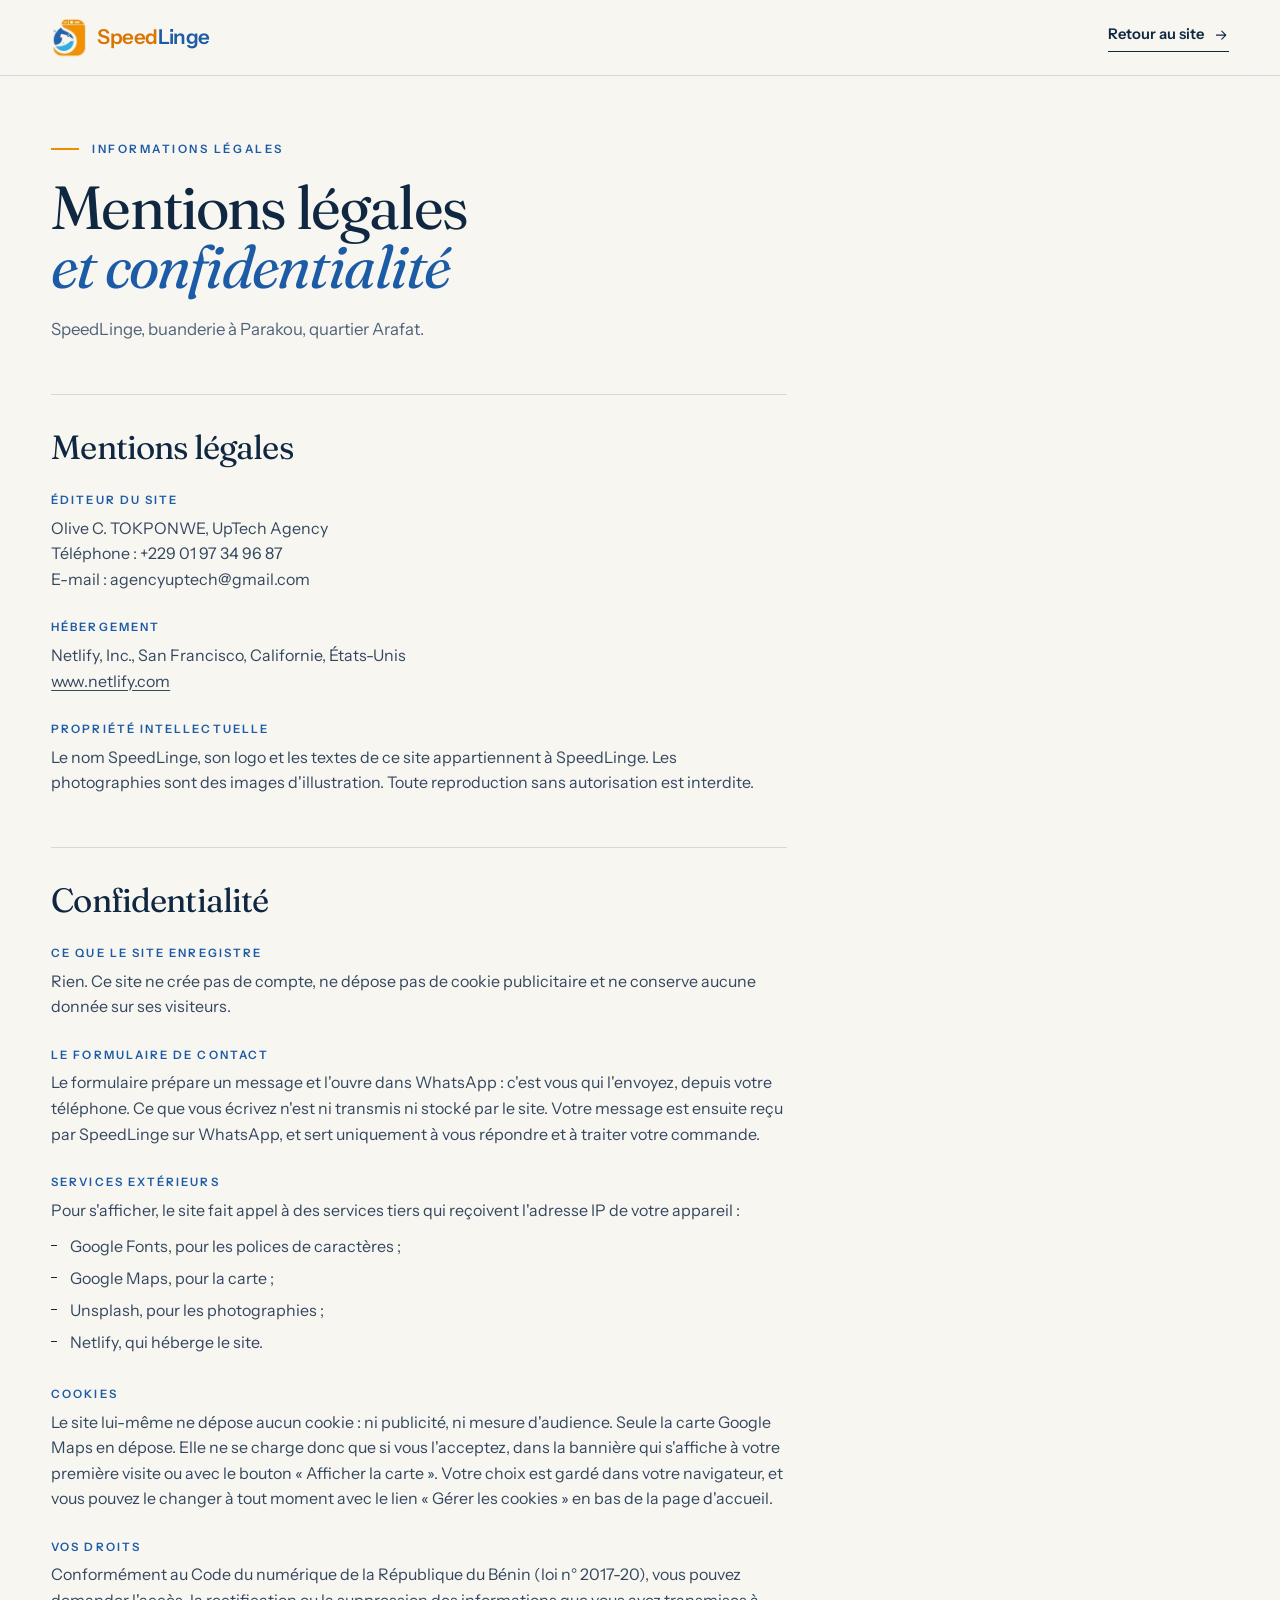
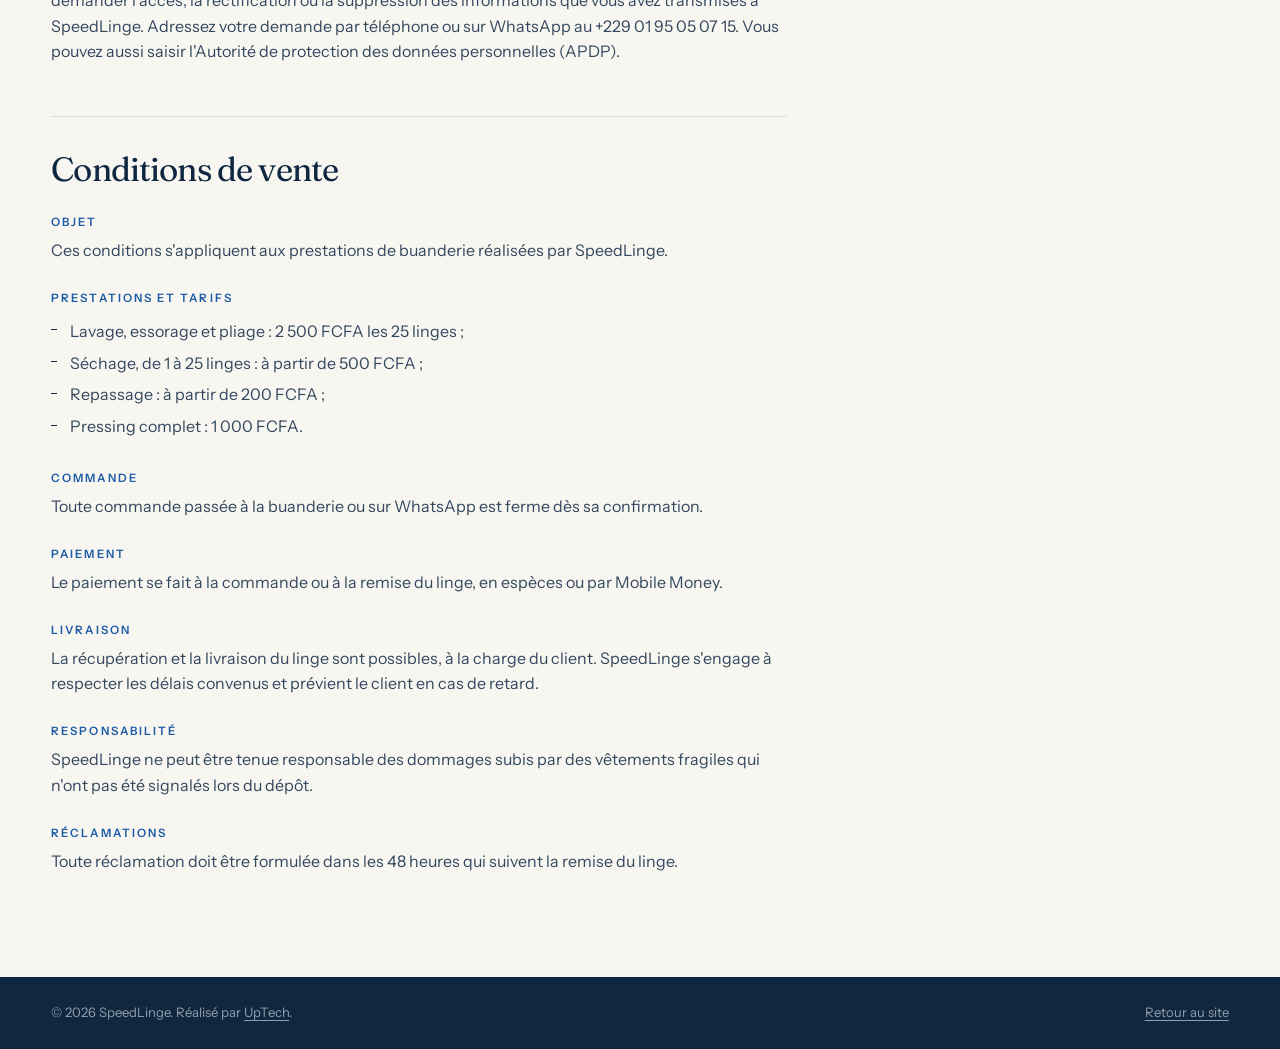
<file: mentions-legales.html>
<!DOCTYPE html>
<html lang="fr">
<head>
    <meta charset="UTF-8">
    <meta name="viewport" content="width=device-width, initial-scale=1.0">
    <title>Mentions légales et confidentialité — SpeedLinge</title>
    <meta name="description" content="Mentions légales, politique de confidentialité et conditions de vente de SpeedLinge, buanderie à Parakou.">
    <meta name="theme-color" content="#F8F6F1">
    <link rel="canonical" href="https://speedlinge.netlify.app/mentions-legales.html">
    <link rel="icon" href="img/logo.jpg">

    <link rel="preconnect" href="https://fonts.googleapis.com">
    <link rel="preconnect" href="https://fonts.gstatic.com" crossorigin>
    <link href="https://fonts.googleapis.com/css2?family=Fraunces:ital,opsz,wght,WONK@0,9..144,300..600,0..1;1,9..144,300..600,0..1&family=Instrument+Sans:wght@400;500;600&display=swap" rel="stylesheet">
    <link rel="stylesheet" href="css/style.css?v=2026-10-02">
</head>
<body>

<svg width="0" height="0" style="position:absolute" aria-hidden="true" focusable="false">
    <symbol id="i-arrow" viewBox="0 0 24 24"><path d="M5 12h14M13 6l6 6-6 6" fill="none" stroke="currentColor" stroke-width="1.6" stroke-linecap="round" stroke-linejoin="round"/></symbol>
</svg>

<header class="hd hd-legal">
    <div class="wrap hd-in">
        <a href="index.html" class="logo" aria-label="SpeedLinge, retour à l'accueil">
            <img src="img/logo-mark.png" alt="" width="80" height="90">
            <span class="logo-t"><b>Speed</b>Linge</span>
        </a>
        <a class="lk" href="index.html">Retour au site <svg class="ic" aria-hidden="true"><use href="#i-arrow"/></svg></a>
    </div>
</header>

<main class="legal">
    <div class="wrap">
        <div class="legal-in">
            <p class="eyebrow">Informations légales</p>
            <h1>Mentions légales <em>et confidentialité</em></h1>
            <p class="legal-lead">SpeedLinge, buanderie à Parakou, quartier Arafat.</p>

            <section>
                <h2>Mentions légales</h2>

                <h3>Éditeur du site</h3>
                <p>Olive C. TOKPONWE, UpTech Agency<br>
                Téléphone : +229 01 97 34 96 87<br>
                E-mail : agencyuptech@gmail.com</p>

                <h3>Hébergement</h3>
                <p>Netlify, Inc., San Francisco, Californie, États-Unis<br>
                <a href="https://www.netlify.com" target="_blank" rel="noopener">www.netlify.com</a></p>

                <h3>Propriété intellectuelle</h3>
                <p>Le nom SpeedLinge, son logo et les textes de ce site appartiennent à SpeedLinge. Les photographies sont des images d'illustration. Toute reproduction sans autorisation est interdite.</p>
            </section>

            <section>
                <h2>Confidentialité</h2>

                <h3>Ce que le site enregistre</h3>
                <p>Rien. Ce site ne crée pas de compte, ne dépose pas de cookie publicitaire et ne conserve aucune donnée sur ses visiteurs.</p>

                <h3>Le formulaire de contact</h3>
                <p>Le formulaire prépare un message et l'ouvre dans WhatsApp : c'est vous qui l'envoyez, depuis votre téléphone. Ce que vous écrivez n'est ni transmis ni stocké par le site. Votre message est ensuite reçu par SpeedLinge sur WhatsApp, et sert uniquement à vous répondre et à traiter votre commande.</p>

                <h3>Services extérieurs</h3>
                <p>Pour s'afficher, le site fait appel à des services tiers qui reçoivent l'adresse IP de votre appareil :</p>
                <ul>
                    <li>Google Fonts, pour les polices de caractères ;</li>
                    <li>Google Maps, pour la carte ;</li>
                    <li>Unsplash, pour les photographies ;</li>
                    <li>Netlify, qui héberge le site.</li>
                </ul>

                <h3 id="cookies">Cookies</h3>
                <p>Le site lui-même ne dépose aucun cookie : ni publicité, ni mesure d'audience. Seule la carte Google Maps en dépose. Elle ne se charge donc que si vous l'acceptez, dans la bannière qui s'affiche à votre première visite ou avec le bouton « Afficher la carte ». Votre choix est gardé dans votre navigateur, et vous pouvez le changer à tout moment avec le lien « Gérer les cookies » en bas de la page d'accueil.</p>

                <h3>Vos droits</h3>
                <p>Conformément au Code du numérique de la République du Bénin (loi n° 2017-20), vous pouvez demander l'accès, la rectification ou la suppression des informations que vous avez transmises à SpeedLinge. Adressez votre demande par téléphone ou sur WhatsApp au +229 01 95 05 07 15. Vous pouvez aussi saisir l'Autorité de protection des données personnelles (APDP).</p>
            </section>

            <section>
                <h2>Conditions de vente</h2>

                <h3>Objet</h3>
                <p>Ces conditions s'appliquent aux prestations de buanderie réalisées par SpeedLinge.</p>

                <h3>Prestations et tarifs</h3>
                <ul>
                    <li>Lavage, essorage et pliage : 2 500 FCFA les 25 linges ;</li>
                    <li>Séchage, de 1 à 25 linges : à partir de 500 FCFA ;</li>
                    <li>Repassage : à partir de 200 FCFA ;</li>
                    <li>Pressing complet : 1 000 FCFA.</li>
                </ul>

                <h3>Commande</h3>
                <p>Toute commande passée à la buanderie ou sur WhatsApp est ferme dès sa confirmation.</p>

                <h3>Paiement</h3>
                <p>Le paiement se fait à la commande ou à la remise du linge, en espèces ou par Mobile Money.</p>

                <h3>Livraison</h3>
                <p>La récupération et la livraison du linge sont possibles, à la charge du client. SpeedLinge s'engage à respecter les délais convenus et prévient le client en cas de retard.</p>

                <h3>Responsabilité</h3>
                <p>SpeedLinge ne peut être tenue responsable des dommages subis par des vêtements fragiles qui n'ont pas été signalés lors du dépôt.</p>

                <h3>Réclamations</h3>
                <p>Toute réclamation doit être formulée dans les 48 heures qui suivent la remise du linge.</p>
            </section>
        </div>
    </div>
</main>

<footer class="ft" style="padding-top:0">
    <div class="wrap">
        <div class="ft-bot" style="border-top:0">
            <p>&copy; 2026 SpeedLinge. Réalisé par <a href="https://tokponwe10.github.io/uptech-agency/" target="_blank" rel="noopener">UpTech</a>.</p>
            <p><a href="index.html">Retour au site</a></p>
        </div>
    </div>
</footer>

</body>
</html>
</file>
<file: css/style.css>
:root {
    --ink: #0F2740;
    --blue: #1C5BA6;
    --orange: #F08A00;
    --paper: #F8F6F1;
    --white: #FFFFFF;
    --sky: #E6EEF6;
    --muted: #51637A;
    --line: rgba(15, 39, 64, .14);

    --serif: "Fraunces", Georgia, "Times New Roman", serif;
    --sans: "Instrument Sans", system-ui, -apple-system, "Segoe UI", sans-serif;

    --gutter: clamp(1.25rem, 4vw, 4rem);
    --max: 1280px;
    --header-h: 76px;
    --ease: cubic-bezier(.22, 1, .36, 1);
}

*, *::before, *::after { box-sizing: border-box; }
* { margin: 0; }

html {
    scroll-behavior: smooth;
    scroll-padding-top: calc(var(--header-h) + 12px);
    -webkit-text-size-adjust: 100%;
}

body {
    font-family: var(--sans);
    font-size: 1rem;
    line-height: 1.6;
    color: var(--ink);
    background: var(--paper);
    -webkit-font-smoothing: antialiased;
}

img { display: block; max-width: 100%; height: auto; }
a { color: inherit; text-decoration: none; }
ul, ol { list-style: none; padding: 0; }
button, input, select, textarea { font: inherit; color: inherit; }
p { text-wrap: pretty; }
h1, h2, h3 { font-family: var(--serif); font-weight: 400; text-wrap: balance; }

/* Fraunces dessine par défaut des lettres fantaisie en italique (un « l » qui
   ressemble à un « f ») : on les coupe pour que les titres restent lisibles. */
body { font-variation-settings: "WONK" 0; }
sup { font-size: .65em; line-height: 0; }

::selection { background: var(--blue); color: var(--white); }
:focus-visible { outline: 2px solid var(--blue); outline-offset: 3px; border-radius: 2px; }

.wrap { max-width: var(--max); margin-inline: auto; padding-inline: var(--gutter); }
.ic { width: 1.1em; height: 1.1em; flex: none; }

.skip {
    position: absolute; left: 1rem; top: -4rem; z-index: 100;
    padding: .7rem 1rem; background: var(--ink); color: var(--white); border-radius: 6px;
}
.skip:focus { top: 1rem; }

/* Boutons et liens */
.btn {
    display: inline-flex; align-items: center; justify-content: center; gap: .65rem;
    min-height: 54px; padding: .9rem 1.7rem;
    border: 0; border-radius: 999px; cursor: pointer;
    font-weight: 600; font-size: .95rem; letter-spacing: .01em; line-height: 1;
    transition: transform .35s var(--ease), background-color .25s, color .25s;
}
.btn:hover { transform: translateY(-2px); }
.btn-sm { min-height: 44px; padding: .6rem 1.2rem; font-size: .88rem; }
.btn-wa { background: var(--orange); color: var(--ink); }
.btn-wa:hover { background: #FF9D1A; }
.btn-ink { background: var(--ink); color: var(--white); }
.btn-ink:hover { background: var(--blue); }

.lk {
    display: inline-flex; align-items: center; gap: .55rem;
    font-weight: 600; font-size: .92rem;
    padding-bottom: .3rem;
    background: linear-gradient(currentColor, currentColor) 0 100% / 100% 1px no-repeat;
    transition: background-size .45s var(--ease), color .25s;
}
.lk .ic { transition: transform .45s var(--ease); }
.lk:hover { color: var(--blue); background-size: 0 1px; background-position: 100% 100%; }
.lk:hover .ic { transform: translateX(4px); }

.eyebrow {
    display: flex; align-items: center; gap: .8rem;
    font-size: .72rem; font-weight: 600; letter-spacing: .22em; text-transform: uppercase;
    color: var(--blue);
}
.eyebrow::before { content: ""; width: 28px; height: 2px; background: var(--orange); }

/* En-tête */
.hd {
    position: fixed; inset: 0 0 auto 0; z-index: 50;
    height: var(--header-h);
    border-bottom: 1px solid transparent;
    transition: background-color .35s, border-color .35s;
}
.hd.is-solid, .hd.is-open {
    background: rgba(248, 246, 241, .92);
    backdrop-filter: blur(14px); -webkit-backdrop-filter: blur(14px);
    border-bottom-color: var(--line);
}
.hd-in { height: 100%; display: flex; align-items: center; gap: 2rem; }

.logo { display: inline-flex; align-items: center; gap: .65rem; margin-right: auto; }
.logo img { height: 40px; width: auto; }
.logo-t { font-weight: 600; font-size: 1.28rem; letter-spacing: -.02em; color: var(--blue); }
.logo-t b { font-weight: 600; color: #D97500; }

.nav { display: flex; gap: 2.1rem; }
.nav a { position: relative; font-size: .92rem; font-weight: 500; padding: .4rem 0; }
.nav a::after {
    content: ""; position: absolute; left: 0; right: 0; bottom: 0; height: 1px;
    background: currentColor; transform: scaleX(0); transform-origin: right;
    transition: transform .45s var(--ease);
}
.nav a:hover::after { transform: scaleX(1); transform-origin: left; }

.burger {
    display: none; width: 46px; height: 46px; padding: 0;
    background: none; border: 1px solid var(--line); border-radius: 50%; cursor: pointer;
    position: relative;
}
.burger span {
    position: absolute; left: 13px; right: 13px; height: 1.5px; background: var(--ink);
    transition: transform .4s var(--ease), top .4s var(--ease);
}
.burger span:first-child { top: 18px; }
.burger span:last-child { top: 26px; }
.burger[aria-expanded="true"] span:first-child { top: 22px; transform: rotate(45deg); }
.burger[aria-expanded="true"] span:last-child { top: 22px; transform: rotate(-45deg); }

.menu {
    position: fixed; inset: var(--header-h) 0 0 0; z-index: 45;
    display: flex; flex-direction: column; justify-content: space-between; gap: 2rem;
    padding: 2rem var(--gutter) 2.5rem;
    background: var(--paper); overflow-y: auto;
}
.menu[hidden] { display: none; }
.menu nav { display: flex; flex-direction: column; }
.menu nav a {
    font-family: var(--serif); font-size: clamp(1.9rem, 8vw, 2.6rem); line-height: 1.1;
    padding: 1rem 0; border-bottom: 1px solid var(--line);
}
.menu-ft { display: flex; flex-direction: column; gap: 1.1rem; align-items: stretch; }
.menu-tel { text-align: center; font-weight: 600; }

@media (max-width: 980px) {
    .nav, .hd-cta { display: none; }
    .burger { display: block; }
}

/* Accueil */
.hero {
    padding-top: calc(var(--header-h) + clamp(2rem, 5vw, 4.5rem));
    padding-bottom: clamp(3.5rem, 7vw, 6.5rem);
    overflow: hidden;
}
.hero-g { display: grid; gap: clamp(3rem, 5vw, 5rem); align-items: center; }
@media (min-width: 960px) { .hero-g { grid-template-columns: 1.1fr .9fr; } }

.status {
    display: inline-flex; align-items: center; gap: .6rem;
    padding: .5rem .95rem; border: 1px solid var(--line); border-radius: 999px;
    background: var(--white); font-size: .8rem; font-weight: 500;
}
.status i { width: 8px; height: 8px; border-radius: 50%; background: #9AA7B5; }
.status.is-open i { background: #1E9E61; box-shadow: 0 0 0 4px rgba(30, 158, 97, .16); }

h1 {
    margin-top: 1.6rem;
    font-size: clamp(2.9rem, 6.6vw, 5.6rem); line-height: .98; letter-spacing: -.03em;
}
h1 em, h2 em, .ft-big em { font-style: italic; color: var(--blue); }
.lead { max-width: 33rem; margin-top: 1.7rem; font-size: 1.12rem; color: var(--muted); }

.hero-cta { display: flex; flex-wrap: wrap; align-items: center; gap: 1.2rem 2rem; margin-top: 2.3rem; }

.facts {
    display: flex; flex-wrap: wrap; gap: 1.4rem 0;
    margin-top: clamp(2.5rem, 5vw, 4rem); padding-top: 1.8rem; border-top: 1px solid var(--line);
}
.facts > div { padding-right: clamp(1.2rem, 3vw, 2.6rem); }
.facts > div + div { padding-left: clamp(1.2rem, 3vw, 2.6rem); border-left: 1px solid var(--line); }
.facts dt { font-family: var(--serif); font-size: clamp(1.7rem, 3vw, 2.3rem); line-height: 1; letter-spacing: -.02em; }
.facts dt small { font-family: var(--sans); font-size: .72rem; font-weight: 600; letter-spacing: .08em; }
.facts dd { margin-top: .5rem; font-size: .82rem; color: var(--muted); }
@media (max-width: 560px) {
    .facts { display: grid; grid-template-columns: auto auto auto; gap: 0; }
    .facts > div { padding-right: .9rem; }
    .facts > div + div { padding-left: .9rem; }
    .facts dt { white-space: nowrap; }
    .facts dd { font-size: .76rem; line-height: 1.35; }
}

.hero-v { position: relative; width: 100%; max-width: 500px; margin-inline: auto; }
.hero-ph { aspect-ratio: 4 / 5; border-radius: 10px; overflow: hidden; background: var(--sky); }
.hero-ph img { width: 100%; height: 100%; object-fit: cover; animation: zoom 14s var(--ease) both; }
@keyframes zoom { from { transform: scale(1.1); } to { transform: scale(1); } }

/* Le ticket : une commande type, avec les vrais prix */
.ticket {
    position: absolute; left: -2.4rem; bottom: 2.6rem; width: 236px;
    transform: rotate(-3deg);
    filter: drop-shadow(0 22px 28px rgba(15, 39, 64, .28));
}
.ticket-in {
    padding: 1.15rem 1.25rem 1.7rem; background: var(--white);
    -webkit-mask: radial-gradient(6px at 50% 100%, transparent 97%, #000) 50% 100% / 16px 100% repeat-x;
            mask: radial-gradient(6px at 50% 100%, transparent 97%, #000) 50% 100% / 16px 100% repeat-x;
}
.ticket p { display: flex; justify-content: space-between; align-items: baseline; gap: 1rem; }
.ticket-hd {
    padding-bottom: .7rem; margin-bottom: .7rem; border-bottom: 1px dashed var(--line);
    font-size: .68rem; font-weight: 600; letter-spacing: .16em; text-transform: uppercase;
}
.ticket-hd span:last-child { color: var(--muted); }
.ticket-row { font-size: .84rem; padding: .16rem 0; }
.ticket-row span { color: var(--muted); }
.ticket-row b { font-weight: 600; font-variant-numeric: tabular-nums; }
.ticket-ds { margin: .7rem 0; padding: .7rem 0; border-block: 1px dashed var(--line); font-size: .8rem; line-height: 1.4; }
.ticket-tot b { font-family: var(--serif); font-weight: 500; font-size: 1.12rem; }
@media (max-width: 1100px) { .ticket { left: -.6rem; } }
@media (max-width: 520px) { .ticket { left: .8rem; bottom: -1.6rem; width: 214px; } .hero-v { margin-bottom: 1.6rem; } }

.in { animation: up .9s var(--ease) both; animation-delay: calc(var(--i, 0) * .09s + .05s); }
@keyframes up { from { opacity: 0; transform: translateY(1.4rem); } }

/* Bandeau défilant */
.mq { overflow: hidden; border-block: 1px solid var(--line); padding: 1.15rem 0; }
.mq-t { display: flex; width: max-content; animation: mq 46s linear infinite; }
.mq span {
    display: inline-flex; align-items: center;
    font-family: var(--serif); font-style: italic; font-size: clamp(1.25rem, 2.2vw, 1.7rem); white-space: nowrap;
}
.mq span::after { content: ""; width: 7px; height: 7px; margin-inline: clamp(1.6rem, 3vw, 2.8rem); border-radius: 50%; background: var(--orange); }
@keyframes mq { to { transform: translateX(-50%); } }

/* Sections */
.sec { padding-block: clamp(4.5rem, 9vw, 8.5rem); }
.sec-white { background: var(--white); }
.sec-hd { max-width: 46rem; margin-bottom: clamp(2.5rem, 5vw, 4.2rem); }
h2 { margin-top: 1.3rem; font-size: clamp(2.1rem, 4.5vw, 3.55rem); line-height: 1.05; letter-spacing: -.025em; }
.sec-p { max-width: 36rem; margin-top: 1.3rem; font-size: 1.05rem; color: var(--muted); }

/* Formules */
.forms { display: grid; grid-template-columns: repeat(4, 1fr); gap: 1.5rem; outline-offset: 8px; }
.form-c { display: flex; flex-direction: column; align-items: flex-start; }
.form-p {
    position: relative; width: 100%; aspect-ratio: 4 / 5; overflow: hidden;
    display: flex; align-items: flex-end;
    padding: 1.6rem; border-radius: 8px;
    background: var(--ink); color: var(--white);
}
.care {
    position: absolute; right: -14%; top: 9%; width: 84%; height: auto; aspect-ratio: 1;
    color: rgba(255, 255, 255, .2);
    transition: color .6s, transform .9s var(--ease);
}
.form-c:hover .care { color: var(--orange); transform: translate(-3%, 2%) rotate(-4deg); }
.form-n { position: absolute; left: 1.6rem; top: 1.4rem; font-family: var(--serif); font-style: italic; font-size: .92rem; color: rgba(255, 255, 255, .7); }
.form-tag {
    position: absolute; right: 1.2rem; top: 1.2rem;
    padding: .38rem .75rem; border: 1px solid rgba(255, 255, 255, .28); border-radius: 999px;
    font-size: .62rem; font-weight: 600; letter-spacing: .16em; text-transform: uppercase;
}
.form-p h3 { position: relative; font-size: clamp(1.5rem, 2.1vw, 1.85rem); line-height: 1.08; letter-spacing: -.015em; }
.form-c > p { margin: 1.3rem 0 1.2rem; font-size: .95rem; color: var(--muted); }
.form-c > .lk { margin-top: auto; }
.swipe { display: none; }

@media (max-width: 1040px) {
    .forms {
        display: flex; overflow-x: auto; scroll-snap-type: x mandatory;
        margin-inline: calc(var(--gutter) * -1); padding-inline: var(--gutter);
        scroll-padding-inline: var(--gutter);
        scrollbar-width: none; -webkit-overflow-scrolling: touch;
    }
    .forms::-webkit-scrollbar { display: none; }
    .form-c { flex: 0 0 min(76vw, 320px); scroll-snap-align: start; }
    .swipe {
        display: flex; align-items: center; gap: .5rem; margin-top: 1.6rem;
        font-size: .72rem; font-weight: 600; letter-spacing: .18em; text-transform: uppercase; color: var(--muted);
    }
}

/* Tarifs */
.tarifs-g { display: grid; gap: clamp(2.5rem, 6vw, 6rem); }
@media (min-width: 960px) {
    .tarifs-g { grid-template-columns: .85fr 1.15fr; align-items: start; }
    .tarifs-l { position: sticky; top: calc(var(--header-h) + 2rem); }
}
.tarifs-l .sec-hd { margin-bottom: 2.5rem; }
.tarifs-ph { border-radius: 8px; overflow: hidden; background: var(--sky); aspect-ratio: 900 / 640; }
.tarifs-ph img { width: 100%; height: 100%; object-fit: cover; }

.prices { border-bottom: 1px solid var(--line); padding-bottom: 2.2rem; }
.price {
    display: grid; grid-template-columns: 1fr auto; align-items: end; gap: .6rem 1.5rem;
    padding: 1.7rem 0; border-top: 1px solid var(--line);
}
.price:first-child { border-top-color: var(--ink); }
.price h3 { font-size: clamp(1.35rem, 2.3vw, 1.75rem); line-height: 1.15; letter-spacing: -.01em; }
.price h3 + p { margin-top: .4rem; font-size: .92rem; color: var(--muted); }
.amt {
    font-family: var(--serif); font-size: clamp(1.6rem, 2.8vw, 2.2rem); line-height: 1;
    letter-spacing: -.02em; white-space: nowrap; text-align: right;
}
.amt small {
    display: block; margin-bottom: .45rem;
    font-family: var(--sans); font-size: .66rem; font-weight: 600; letter-spacing: .16em; text-transform: uppercase; color: var(--muted);
}
.amt span { font-family: var(--sans); font-size: .72rem; font-weight: 600; letter-spacing: .08em; color: var(--blue); }
.prices .btn { margin-top: 1rem; }

/* Abonnements */
.plans { display: grid; border-top: 1px solid var(--ink); }
.plan { display: flex; flex-direction: column; align-items: flex-start; padding: 2.4rem 0; }
.plan + .plan { border-top: 1px solid var(--line); }
@media (min-width: 900px) {
    .plans { grid-template-columns: repeat(3, 1fr); }
    .plan { padding: 2.6rem clamp(1.4rem, 2.6vw, 2.6rem) .4rem; }
    .plan:first-child { padding-left: 0; }
    .plan:last-child { padding-right: 0; }
    .plan + .plan { border-top: 0; border-left: 1px solid var(--line); }
}
.plan-k { font-size: .68rem; font-weight: 600; letter-spacing: .2em; text-transform: uppercase; color: var(--muted); }
.plan h3 { margin-top: .5rem; font-size: clamp(2rem, 3.2vw, 2.6rem); font-style: italic; line-height: 1; color: var(--blue); }
.plan-d { margin-top: .7rem; color: var(--muted); font-size: .95rem; }
.plan ul { width: 100%; margin: 1.8rem 0 2rem; }
.plan li {
    display: flex; justify-content: space-between; align-items: baseline; gap: 1rem;
    padding: .95rem 0; border-top: 1px dashed var(--line); font-size: .95rem;
}
.plan li b { font-family: var(--serif); font-weight: 400; font-size: 1.45rem; letter-spacing: -.01em; }
.plan li s { margin-left: .7rem; font-size: .84rem; color: var(--muted); }
.plan .lk { margin-top: auto; }

/* Abonnements mis en avant : fond bleu de la marque, titre et prix en grand */
.abo { background: var(--blue); color: var(--white); }
.abo .eyebrow { color: #FFD08A; }
.abo-hd { margin-bottom: clamp(2.5rem, 5vw, 4rem); }
.abo-t {
    margin-top: .8rem; font-size: clamp(3.4rem, 11vw, 8.5rem); font-weight: 500;
    line-height: .92; letter-spacing: -.045em;
}
.abo-s { margin-top: 1.2rem; max-width: 40rem; font-size: clamp(1.05rem, 1.6vw, 1.25rem); color: rgba(255, 255, 255, .82); }
.abo-s em { font-family: var(--serif); font-size: 1.15em; color: var(--white); }
.abo .plans { border-top-color: rgba(255, 255, 255, .5); }
.abo .plan + .plan { border-color: rgba(255, 255, 255, .2); }
.abo .plan-k, .abo .plan-d { color: rgba(255, 255, 255, .7); }
.abo .plan h3 { color: #FFD08A; }
.abo .plan li { border-top-color: rgba(255, 255, 255, .22); font-size: 1rem; align-items: center; }
.abo .plan li b { font-size: clamp(2rem, 3.4vw, 2.6rem); font-weight: 500; color: var(--white); }
.abo .plan li s { color: rgba(255, 255, 255, .55); font-size: .95rem; }
.abo .plan .lk { color: var(--white); }

.express {
    display: grid; gap: 1.6rem; align-items: center;
    margin-top: clamp(2.5rem, 5vw, 4rem); padding: clamp(1.6rem, 3.5vw, 2.6rem);
    border-radius: 10px; background: var(--ink);
}
@media (min-width: 800px) { .express { grid-template-columns: 1fr auto; } }
.express-k { font-size: .7rem; font-weight: 600; letter-spacing: .2em; text-transform: uppercase; color: var(--orange); }
.express-t { margin-top: .5rem; font-family: var(--serif); font-size: clamp(1.9rem, 4vw, 3rem); line-height: 1.05; letter-spacing: -.02em; }
.express-t em { color: var(--orange); }
.express-p { margin-top: .7rem; max-width: 36rem; color: rgba(255, 255, 255, .75); }

.price-x h3 { color: var(--orange); }

/* Boutique */
.shop-hd { display: flex; flex-wrap: wrap; justify-content: space-between; align-items: flex-end; gap: 1rem 3rem; margin-bottom: clamp(2rem, 4vw, 3rem); }
.shop-hd .sec-hd { margin-bottom: 0; }
.shop { display: grid; grid-template-columns: repeat(2, 1fr); gap: clamp(.6rem, 1.4vw, 1.1rem); }
@media (min-width: 900px) {
    .shop { grid-template-columns: repeat(4, 1fr); grid-auto-rows: clamp(180px, 17vw, 240px); }
    .shop-w { grid-column: span 2; }
    .shop-t { grid-row: span 2; }
}
.shop-i { position: relative; overflow: hidden; border-radius: 8px; background: var(--sky); aspect-ratio: 1; }
@media (max-width: 899px) { .shop-w { grid-column: span 2; aspect-ratio: 16 / 10; } }
@media (min-width: 900px) { .shop-i { aspect-ratio: auto; } }
.shop-i img { width: 100%; height: 100%; object-fit: cover; transition: transform .6s var(--ease); }
.shop-i:hover img { transform: scale(1.04); }
.shop-i figcaption {
    position: absolute; left: .7rem; bottom: .7rem; padding: .3rem .7rem; border-radius: 999px;
    background: rgba(248, 246, 241, .92); font-size: .78rem; font-weight: 600;
}

.front { margin-top: clamp(3rem, 6vw, 5rem); border-radius: 12px; overflow: hidden; aspect-ratio: 1280 / 853; max-height: 620px; background: var(--sky); }
.front img { width: 100%; height: 100%; object-fit: cover; }
.front + .map { margin-top: clamp(1rem, 2vw, 1.5rem); }

/* Carte en attente d'accord */
.map { position: relative; }
.map-off {
    position: absolute; inset: 0; display: flex; flex-direction: column; align-items: center; justify-content: center;
    gap: 1rem; padding: 1.5rem; text-align: center; color: var(--muted);
}
.map.is-on .map-off { display: none; }

/* Bannière de cookies */
.ck {
    position: fixed; left: 1rem; bottom: 1rem; z-index: 60; width: min(420px, calc(100% - 2rem));
    padding: 1.3rem 1.4rem; border-radius: 12px; background: var(--white);
    box-shadow: 0 12px 40px rgba(15, 39, 64, .18); border: 1px solid var(--line);
}
.ck[hidden] { display: none; }
.ck-t { font-family: var(--serif); font-size: 1.2rem; line-height: 1.2; }
.ck-p { margin-top: .5rem; font-size: .88rem; color: var(--muted); }
.ck-p a { color: var(--blue); text-decoration: underline; text-underline-offset: 2px; }
.ck-b { display: flex; justify-content: flex-end; gap: .6rem; margin-top: 1rem; }
.ck-non { background: transparent; color: var(--ink); border: 1px solid var(--line); }
.ck-non:hover { border-color: var(--ink); }
.ft-lk { padding: 0; border: 0; background: none; font: inherit; color: inherit; cursor: pointer; text-decoration: underline; text-underline-offset: 2px; }

/* Déroulé */
.how { background: var(--ink); color: var(--white); }
.how .eyebrow { color: #9CC3EE; }
.how h2 em { color: var(--orange); }
.how-g { display: grid; gap: clamp(2.5rem, 6vw, 6rem); align-items: center; }
@media (min-width: 900px) { .how-g { grid-template-columns: .8fr 1.2fr; } }
.how-ph { border-radius: 8px; overflow: hidden; aspect-ratio: 9 / 11; background: #16365A; max-height: 620px; }
.how-ph img { width: 100%; height: 100%; object-fit: cover; }
@media (max-width: 899px) { .how-ph { aspect-ratio: 16 / 11; } }
.how .sec-hd { margin-bottom: 2.2rem; }
.steps li {
    display: grid; grid-template-columns: 3.4rem 1fr; gap: 1.2rem; align-items: start;
    padding: 1.9rem 0; border-top: 1px solid rgba(255, 255, 255, .16);
}
.steps li:last-child { border-bottom: 1px solid rgba(255, 255, 255, .16); }
.step-n { font-family: var(--serif); font-style: italic; font-weight: 300; font-size: 3.2rem; line-height: .9; color: var(--orange); }
.steps h3 { font-size: clamp(1.35rem, 2.2vw, 1.65rem); line-height: 1.15; }
.steps p { margin-top: .6rem; max-width: 34rem; color: rgba(255, 255, 255, .72); }

/* Recommandation */
.avis { padding-block: clamp(4rem, 7vw, 6.5rem); }
.avis-in { display: flex; flex-direction: column; align-items: center; text-align: center; }
.avis h2 { max-width: 44rem; font-size: clamp(1.9rem, 3.8vw, 3rem); }
.avis-lk { display: flex; flex-wrap: wrap; justify-content: center; gap: 1.2rem 2.6rem; margin-top: 2.4rem; }

/* Contact */
.contact-g { display: grid; gap: clamp(2.5rem, 6vw, 6rem); }
@media (min-width: 960px) { .contact-g { grid-template-columns: 1fr 1fr; align-items: start; } }
.infos > div { padding: 1.5rem 0; border-top: 1px solid var(--line); }
.infos > div:last-child { border-bottom: 1px solid var(--line); }
.infos dt { font-size: .68rem; font-weight: 600; letter-spacing: .2em; text-transform: uppercase; color: var(--muted); margin-bottom: .6rem; }
.infos dd { font-size: 1.05rem; }
.infos dd + dd { margin-top: .9rem; }
.tel { font-family: var(--serif); font-size: clamp(1.5rem, 2.6vw, 1.95rem); letter-spacing: -.01em; }
.tel:hover { color: var(--blue); }
.socs { display: flex; gap: .7rem; }
.socs a {
    display: grid; place-items: center; width: 46px; height: 46px;
    border: 1px solid var(--line); border-radius: 50%;
    transition: background-color .25s, color .25s, border-color .25s;
}
.socs a:hover { background: var(--ink); border-color: var(--ink); color: var(--white); }

.form { padding: clamp(1.6rem, 3.5vw, 2.8rem); background: var(--white); border: 1px solid var(--line); border-radius: 12px; }
.form-t { font-family: var(--serif); font-size: 1.6rem; line-height: 1.15; margin-bottom: 1.6rem; }
.form-2 { display: grid; gap: 0 1rem; }
@media (min-width: 560px) { .form-2 { grid-template-columns: 1fr 1fr; } }
.ff { margin-bottom: 1.15rem; }
.ff label { display: block; margin-bottom: .45rem; font-size: .7rem; font-weight: 600; letter-spacing: .16em; text-transform: uppercase; color: var(--muted); }
.ff input, .ff select, .ff textarea {
    width: 100%; padding: .9rem 1rem;
    background: var(--paper); border: 1px solid transparent; border-radius: 8px;
    transition: border-color .2s, background-color .2s;
}
.ff textarea { resize: vertical; min-height: 7rem; }
.ff input:focus, .ff select:focus, .ff textarea:focus { outline: 0; border-color: var(--blue); background: var(--white); }
.form .btn { width: 100%; margin-top: .4rem; }
.form-note { margin-top: 1rem; font-size: .82rem; color: var(--muted); text-align: center; }
.form-err { margin-bottom: 1rem; padding: .8rem 1rem; border-radius: 8px; background: #FCEDE3; color: #8A3B00; font-size: .9rem; }

.map { margin-top: clamp(3rem, 6vw, 5rem); height: clamp(300px, 40vw, 440px); border-radius: 12px; overflow: hidden; background: var(--sky); }
.map iframe { width: 100%; height: 100%; border: 0; display: block; }

/* Pied de page */
.ft { background: var(--ink); color: rgba(255, 255, 255, .74); padding-top: clamp(4rem, 8vw, 7rem); font-size: .93rem; }
.ft a:hover { color: var(--white); }
.ft-top {
    display: flex; flex-wrap: wrap; align-items: flex-end; justify-content: space-between; gap: 2rem;
    padding-bottom: clamp(3rem, 6vw, 5rem); border-bottom: 1px solid rgba(255, 255, 255, .16);
}
.ft-big { max-width: 15ch; font-family: var(--serif); font-size: clamp(2.3rem, 5.4vw, 4.4rem); line-height: 1; letter-spacing: -.03em; color: var(--white); }
.ft-big em { color: var(--orange); }
.ft-g { display: grid; gap: 2.5rem; padding-block: clamp(2.5rem, 5vw, 4rem); grid-template-columns: repeat(2, 1fr); }
@media (min-width: 900px) { .ft-g { grid-template-columns: 1.3fr .8fr 1.3fr .7fr; } }
@media (max-width: 520px) { .ft-g { grid-template-columns: 1fr; } }
.ft-g nav a, .ft-g > div > a:not(.logo) { display: block; padding: .28rem 0; }
.ft-g p { padding: .28rem 0; }
.ft-k { font-size: .68rem; font-weight: 600; letter-spacing: .2em; text-transform: uppercase; color: rgba(255, 255, 255, .5); margin-bottom: .7rem; }
.ft-p { margin-top: 1rem; max-width: 18rem; }
.logo-ft .logo-t, .logo-ft .logo-t b { color: var(--white); }
.logo-chip { display: grid; place-items: center; width: 46px; height: 46px; border-radius: 10px; background: var(--white); }
.logo-chip img { height: 32px; }
.ft-bot {
    display: flex; flex-wrap: wrap; justify-content: space-between; gap: .6rem 2rem;
    padding-block: 1.6rem; border-top: 1px solid rgba(255, 255, 255, .16);
    font-size: .82rem; color: rgba(255, 255, 255, .55);
}
.ft-bot a { text-decoration: underline; text-underline-offset: 3px; }

/* Bouton WhatsApp flottant */
.waf {
    position: fixed; right: 1.2rem; bottom: 1.2rem; z-index: 40;
    display: grid; place-items: center; width: 58px; height: 58px; border-radius: 50%;
    background: var(--orange); color: var(--ink);
    box-shadow: 0 14px 30px -10px rgba(15, 39, 64, .55);
    transition: transform .5s var(--ease), opacity .4s;
}
.waf .ic { width: 26px; height: 26px; }
.waf:hover { transform: translateY(-3px) scale(1.04); }
.js .waf { opacity: 0; transform: translateY(1.5rem); pointer-events: none; }
.js .waf.on { opacity: 1; transform: none; pointer-events: auto; }

/* Apparition au défilement */
.js .rv {
    opacity: 0; transform: translateY(1.5rem);
    transition: opacity .9s var(--ease), transform .9s var(--ease);
    transition-delay: var(--d, 0s);
}
.js .rv.on { opacity: 1; transform: none; }

/* Page légale */
.legal { padding-top: calc(var(--header-h) + clamp(2rem, 5vw, 4rem)); padding-bottom: clamp(4rem, 8vw, 7rem); }
.legal-in { max-width: 46rem; }
.legal h1 { font-size: clamp(2.4rem, 5vw, 3.8rem); margin-top: 1.2rem; }
.legal-lead { margin-top: 1.2rem; color: var(--muted); font-size: 1.05rem; }
.legal section { margin-top: 3.2rem; padding-top: 2.2rem; border-top: 1px solid var(--line); }
.legal section h2 { margin: 0 0 1.4rem; font-size: clamp(1.6rem, 3vw, 2.1rem); }
.legal h3 { margin: 1.6rem 0 .4rem; font-family: var(--sans); font-size: .72rem; font-weight: 600; letter-spacing: .18em; text-transform: uppercase; color: var(--blue); }
.legal section p, .legal section li { color: #33475E; }
.legal section p + p { margin-top: .7rem; }
.legal section ul { margin-top: .5rem; }
.legal section li { position: relative; padding: .2rem 0 .2rem 1.2rem; }
.legal section li::before { content: ""; position: absolute; left: 0; top: .85em; width: 6px; height: 1px; background: var(--ink); }
.legal section a { text-decoration: underline; text-underline-offset: 3px; }
.hd-legal { position: fixed; background: rgba(248, 246, 241, .92); backdrop-filter: blur(14px); border-bottom-color: var(--line); }

@media (prefers-reduced-motion: reduce) {
    html { scroll-behavior: auto; }
    *, *::before, *::after { animation-duration: .01ms !important; animation-iteration-count: 1 !important; transition-duration: .01ms !important; }
    .mq-t { animation: none; }
    .js .rv { opacity: 1; transform: none; }
}
</file>
